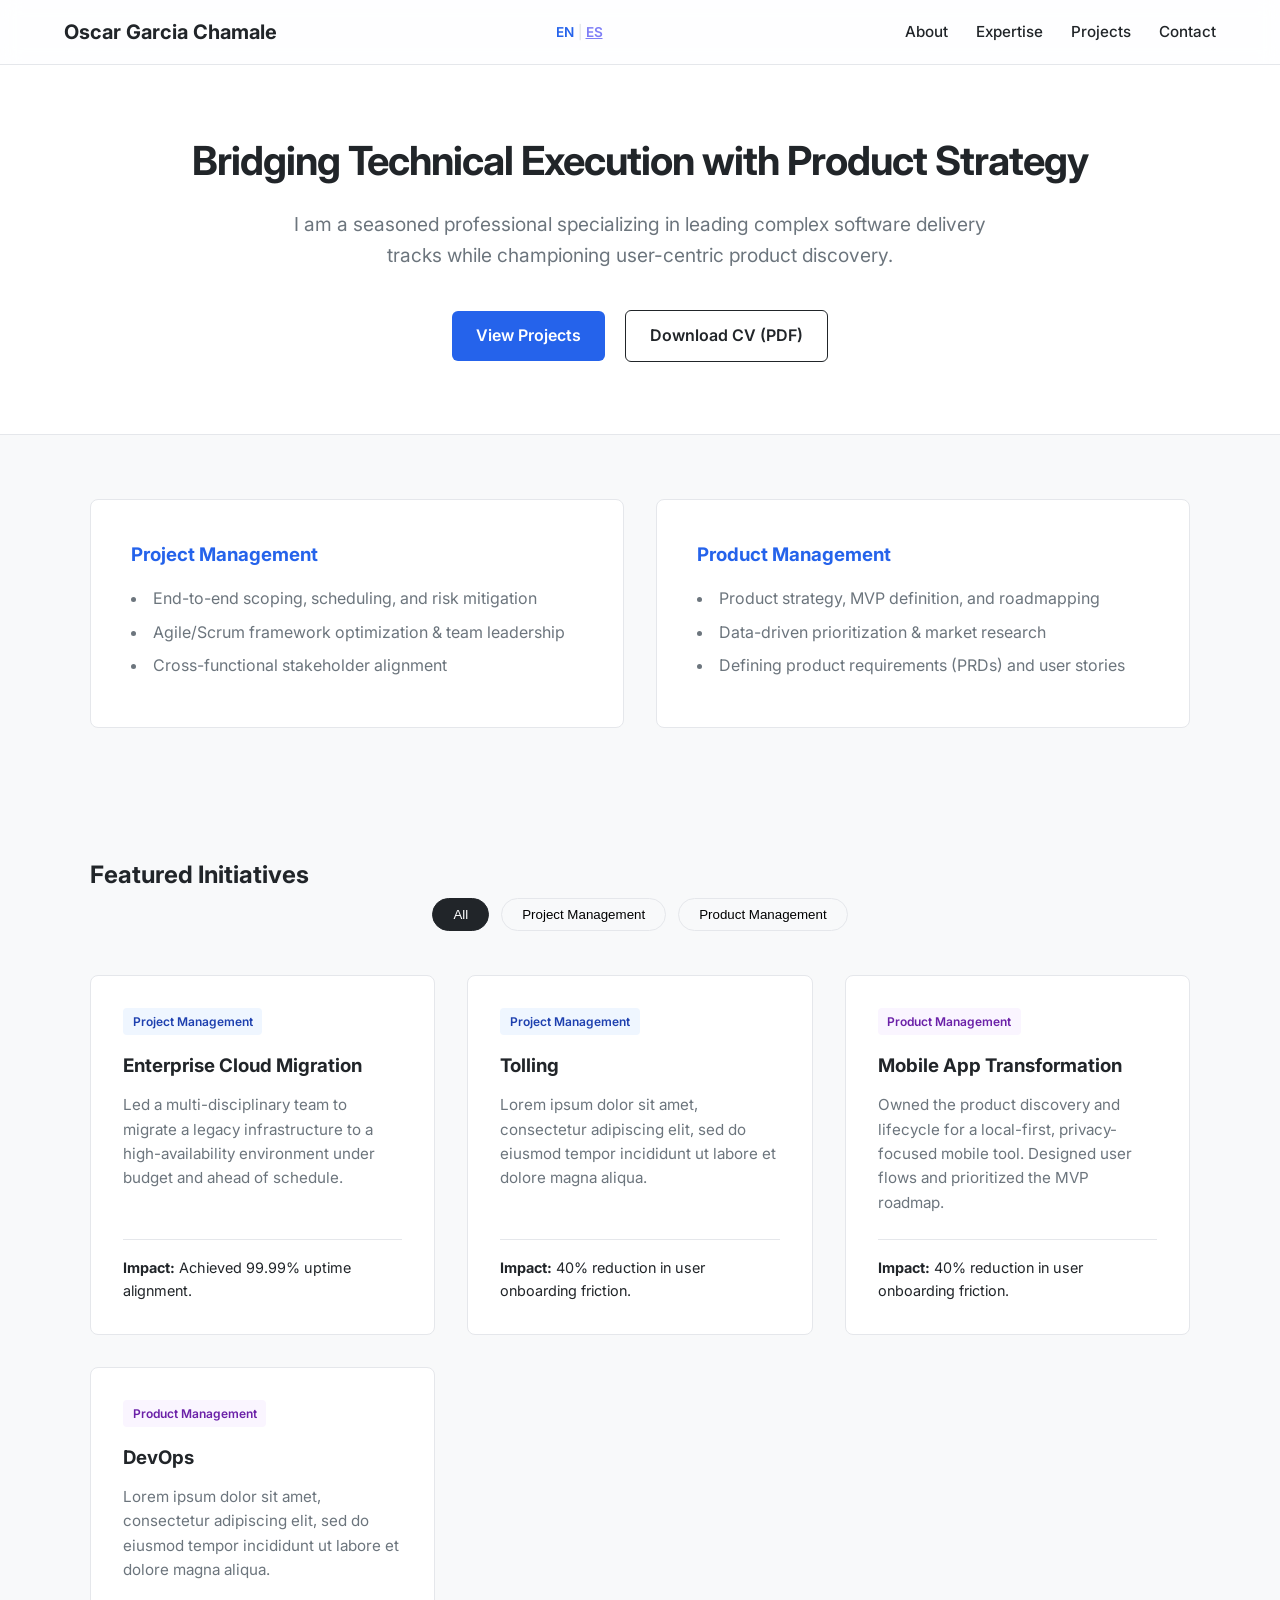
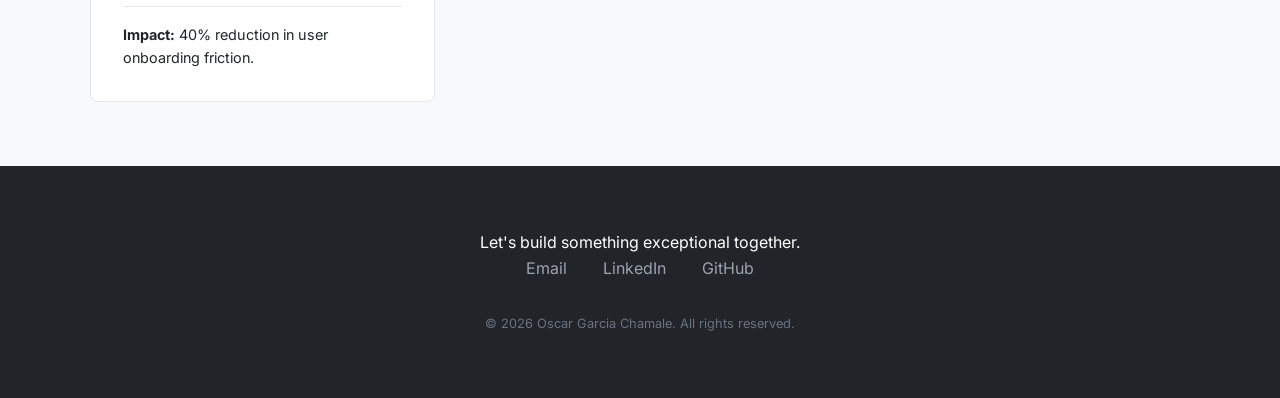
<file: index.html>
<!DOCTYPE html>
<html lang="en">
<head>
    <meta charset="UTF-8">
    <meta name="viewport" content="width=device-width, initial-scale=1.0">
    <title>Oscar Garcia | Project & Product Management Portfolio</title>
    <link rel="icon" type="image/png" href="oscar-LinkedIn.png">
    <!-- Google Fonts for a clean, modern tech aesthetic -->
    <link rel="preconnect" href="https://fonts.googleapis.com">
    <link rel="preconnect" href="https://fonts.gstatic.com" crossorigin>
    <link href="https://fonts.googleapis.com/css2?family=Inter:wght@300;400;600;700&display=swap" rel="stylesheet">
    <link rel="stylesheet" href="style.css">
</head>
<body>

    <!-- Header / Navigation -->
    <header class="navbar">
        <a href="#" class="logo">Oscar Garcia Chamale</a>

        <div class="nav-right">
            <button id="lang-switch" class="lang-toggle" aria-label="Switch Language">
                <span class="lang-label active-lang" id="lang-en">EN</span>
                <span class="lang-divider">|</span>
                <span class="lang-label" id="lang-es"><a href="/es/index.html">ES</a></span>
            </button>

            <button class="menu-toggle" aria-label="Toggle Navigation">&#9776;</button>
        </div>        
        
        <nav class="nav-links">
            <a href="#about" data-i18n="nav-about">About</a>
            <a href="#pillars" data-i18n="nav-expertise">Expertise</a>
            <a href="#portfolio" data-i18n="nav-projects">Projects</a>
            <a href="#contact" class="btn-nav" data-i18n="nav-contact">Contact</a>
        </nav>
    </header>

    <main>
        <!-- Hero Section -->
        <section id="about" class="hero">
            <div class="container">
                <h1>Bridging Technical Execution with Product Strategy</h1>
                <p class="hero-subtext">
                    I am a seasoned professional specializing in leading complex software delivery tracks while championing user-centric product discovery.
                </p>
                <div class="hero-buttons">
                    <a href="#portfolio" class="btn btn-primary">View Projects</a>
                    <a href="CV-Resume for Oscar Garcia 2026-EN.pdf" class="btn btn-secondary" target="_blank">Download CV (PDF)</a>
                </div>
            </div>
        </section>

        <!-- Pillars of Expertise -->
        <section id="pillars" class="pillars">
            <div class="container grid-2">
                <div class="pillar-card">
                    <h3>Project Management</h3>
                    <ul>
                        <li>End-to-end scoping, scheduling, and risk mitigation</li>
                        <li>Agile/Scrum framework optimization & team leadership</li>
                        <li>Cross-functional stakeholder alignment</li>
                    </ul>
                </div>
                <div class="pillar-card">
                    <h3>Product Management</h3>
                    <ul>
                        <li>Product strategy, MVP definition, and roadmapping</li>
                        <li>Data-driven prioritization & market research</li>
                        <li>Defining product requirements (PRDs) and user stories</li>
                    </ul>
                </div>
            </div>
        </section>

        <!-- Portfolio Section with Interactive Filter -->
        <section id="portfolio" class="portfolio">
            <div class="container">
                <h2>Featured Initiatives</h2>
                
                <!-- Filter Buttons -->
                <div class="filter-controls">
                    <button class="filter-btn active" data-filter="all">All</button>
                    <button class="filter-btn" data-filter="pm">Project Management</button>
                    <button class="filter-btn" data-filter="prod">Product Management</button>
                </div>

                <!-- Projects Grid -->
                <div class="projects-grid">
                    <!-- Project Card 1 -->
                    <div class="project-card" data-category="pm">
                        <span class="badge tag-pm">Project Management</span>
                        <h3>Enterprise Cloud Migration</h3>
                        <p>Led a multi-disciplinary team to migrate a legacy infrastructure to a high-availability environment under budget and ahead of schedule.</p>
                        <span class="impact"><strong>Impact:</strong> Achieved 99.99% uptime alignment.</span>
                    </div>

                    <!-- Project Card 3 -->
                    <div class="project-card" data-category="pm">
                        <span class="badge tag-pm">Project Management</span>
                        <h3>Tolling</h3>
                        <p>Lorem ipsum dolor sit amet, consectetur adipiscing elit, sed do eiusmod tempor incididunt ut labore et dolore magna aliqua.</p>
                        <span class="impact"><strong>Impact:</strong> 40% reduction in user onboarding friction.</span>
                    </div>     
                    
                    <!-- Project Card 2 -->
                    <div class="project-card" data-category="prod">
                        <span class="badge tag-prod">Product Management</span>
                        <h3>Mobile App Transformation</h3>
                        <p>Owned the product discovery and lifecycle for a local-first, privacy-focused mobile tool. Designed user flows and prioritized the MVP roadmap.</p>
                        <span class="impact"><strong>Impact:</strong> 40% reduction in user onboarding friction.</span>
                    </div>

                    <!-- Project Card 4 -->
                    <div class="project-card" data-category="prod">
                        <span class="badge tag-prod">Product Management</span>
                        <h3>DevOps</h3>
                        <p>Lorem ipsum dolor sit amet, consectetur adipiscing elit, sed do eiusmod tempor incididunt ut labore et dolore magna aliqua.</p>
                        <span class="impact"><strong>Impact:</strong> 40% reduction in user onboarding friction.</span>
                    </div>
                </div>
            </div>
        </section>
    </main>

    <!-- Footer -->
    <footer id="contact">
        <div class="container">
            <p>Let's build something exceptional together.</p>
            <div class="social-links">
                <a href="mailto:oa.garcia.ch@gmail.com">Email</a>
                <a href="https://www.linkedin.com/in/oscargarciachamale/" target="_blank">LinkedIn</a>
                <a href="https://github.com/oscargarciachamale" target="_blank">GitHub</a>
            </div>
            <p class="copyright">&copy; 2026 Oscar Garcia Chamale. All rights reserved.</p>
        </div>
    </footer>

    <script src="script.js"></script>
</body>
</html>
</file>
<file: style.css>
/* --- Core Reset & Variables --- */
:root {
    --bg-primary: #f8f9fa;
    --bg-surface: #ffffff;
    --text-main: #212529;
    --text-muted: #6c757d;
    --accent: #2563eb; /* Modern Blue */
    --accent-hover: #1d4ed8;
    --border-color: #e5e7eb;
    --font-stack: 'Inter', sans-serif;
}

* {
    box-sizing: border-box;
    margin: 0;
    padding: 0;
}

html {
    scroll-behavior: smooth;
}

body {
    font-family: var(--font-stack);
    background-color: var(--bg-primary);
    color: var(--text-main);
    line-height: 1.6;
}

.container {
    width: 90%;
    max-width: 1100px;
    margin: 0 auto;
    padding: 4rem 0;
}

/* --- Navigation Bar --- */
.navbar {
    display: flex;
    justify-content: space-between;
    align-items: center;
    padding: 1rem 5%;
    background: rgba(255, 255, 255, 0.85);
    backdrop-filter: blur(10px);
    position: sticky;
    top: 0;
    z-index: 1000;
    border-bottom: 1px solid var(--border-color);
}

.logo {
    font-weight: 700;
    color: var(--text-main);
    text-decoration: none;
    font-size: 1.25rem;
}

.nav-links a {
    color: var(--text-main);
    text-decoration: none;
    margin-left: 1.5rem;
    font-size: 0.95rem;
    font-weight: 500;
    transition: color 0.2s;
}

.nav-links a:hover {
    color: var(--accent);
}

.menu-toggle {
    display: none;
    background: none;
    border: none;
    font-size: 1.5rem;
    cursor: pointer;
}

/* --- Hero Section --- */
.hero {
    text-align: center;
    background-color: var(--bg-surface);
    border-bottom: 1px solid var(--border-color);
}

.hero h1 {
    font-size: 2.5rem;
    font-weight: 700;
    margin-bottom: 1rem;
    letter-spacing: -0.025em;
}

.hero-subtext {
    font-size: 1.2rem;
    color: var(--text-muted);
    max-width: 700px;
    margin: 0 auto 2rem auto;
}

/* --- Buttons --- */
.btn {
    display: inline-block;
    padding: 0.75rem 1.5rem;
    font-weight: 600;
    border-radius: 6px;
    text-decoration: none;
    transition: background 0.2s, transform 0.1s;
    margin: 0.5rem;
}

.btn-primary { background: var(--accent); color: white; }
.btn-primary:hover { background: var(--accent-hover); }
.btn-secondary { background: transparent; color: var(--text-main); border: 1px solid var(--text-main); }
.btn-secondary:hover { background: rgba(0,0,0,0.05); }

/* --- Responsive Grids --- */
.grid-2 {
    display: grid;
    grid-template-columns: repeat(auto-fit, minmax(300px, 1fr));
    gap: 2rem;
}

/* Pillars Section */
.pillar-card {
    background: var(--bg-surface);
    padding: 2.5rem;
    border-radius: 8px;
    border: 1px solid var(--border-color);
}

.pillar-card h3 { margin-bottom: 1rem; color: var(--accent); }
.pillar-card ul { list-style-position: inside; color: var(--text-muted); }
.pillar-card li { margin-bottom: 0.5rem; }

/* --- Portfolio Grid & Filter --- */
.filter-controls {
    text-align: center;
    margin-bottom: 2.5rem;
}

.filter-btn {
    background: transparent;
    border: 1px solid var(--border-color);
    padding: 0.5rem 1.25rem;
    margin: 0.25rem;
    border-radius: 20px;
    cursor: pointer;
    font-weight: 500;
    transition: all 0.2s;
}

.filter-btn.active, .filter-btn:hover {
    background: var(--text-main);
    color: white;
    border-color: var(--text-main);
}

.projects-grid {
    display: grid;
    grid-template-columns: repeat(auto-fit, minmax(320px, 1fr));
    gap: 2rem;
}

.project-card {
    background: var(--bg-surface);
    border: 1px solid var(--border-color);
    padding: 2rem;
    border-radius: 8px;
    position: relative;
    display: flex;
    flex-direction: column;
}

.badge {
    align-self: flex-start;
    font-size: 0.75rem;
    font-weight: 600;
    padding: 0.25rem 0.6rem;
    border-radius: 4px;
    margin-bottom: 1rem;
}
.tag-pm { background: #eff6ff; color: #1e40af; }
.tag-prod { background: #faf5ff; color: #6b21a8; }

.project-card h3 { margin-bottom: 0.75rem; }
.project-card p { color: var(--text-muted); font-size: 0.95rem; margin-bottom: 1.5rem; }
.impact { margin-top: auto; font-size: 0.9rem; color: var(--text-main); border-top: 1px solid var(--border-color); padding-top: 1rem;}

/* --- Footer --- */
footer { background: var(--text-main); color: white; text-align: center; }
.social-links a { color: #9ca3af; margin: 0 1rem; text-decoration: none; }
.social-links a:hover { color: white; }
.copyright { font-size: 0.8rem; color: #6b7280; margin-top: 2rem; }

/* Wrapper to keep the language switch and hamburger menu aligned on mobile */
.nav-right {
    display: flex;
    align-items: center;
    gap: 1rem;
}

.lang-toggle {
    background: none;
    border: none;
    font-family: var(--font-stack);
    font-size: 0.85rem;
    font-weight: 600;
    color: var(--text-muted);
    cursor: pointer;
    display: flex;
    align-items: center;
    gap: 0.25rem;
    padding: 0.5rem;
    transition: color 0.2s ease;
}

.lang-toggle:hover {
    color: var(--text-main);
}

.lang-label {
    opacity: 0.5;
    transition: opacity 0.2s ease, color 0.2s ease;
}

/* Visually highlight the active language */
.lang-label.active-lang {
    opacity: 1;
    color: var(--accent); /* Uses our theme's modern blue */
}

.lang-divider {
    opacity: 0.3;
    font-weight: 300;
    cursor: default;
}

/* Ensure formatting looks sharp on mobile screens */
@media (max-width: 768px) {
    .lang-toggle {
        font-size: 0.9rem; /* Slightly larger targets for mobile thumbs */
    }
}

/* --- Mobile Responsiveness (Media Queries) --- */
@media (max-width: 768px) {
    .menu-toggle { display: block; }
    .nav-links {
        display: none;
        flex-direction: column;
        position: absolute;
        top: 100%; left: 0; width: 100%;
        background: var(--bg-surface);
        border-bottom: 1px solid var(--border-color);
        padding: 1rem 0;
    }
    .nav-links.active { display: flex; }
    .nav-links a { margin: 1rem 5%; }
    .hero h1 { font-size: 2rem; }
}
</file>
